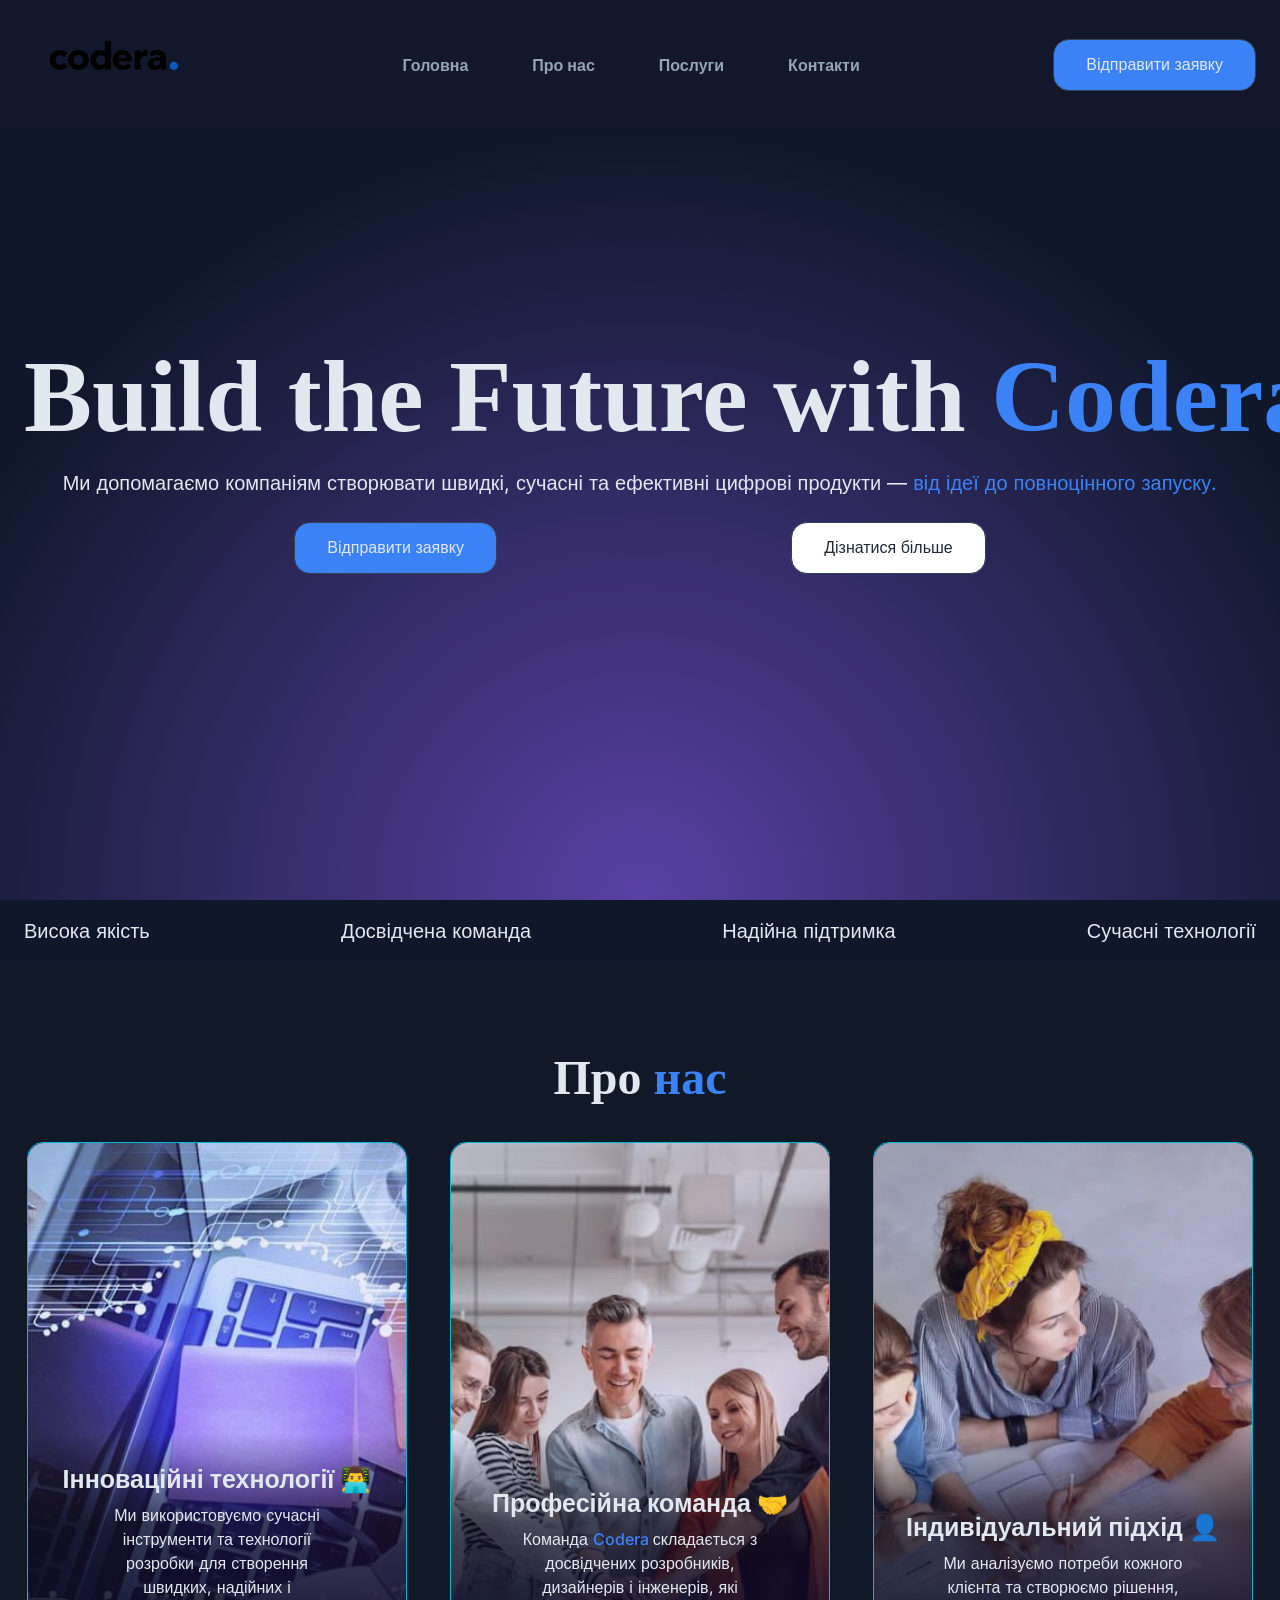
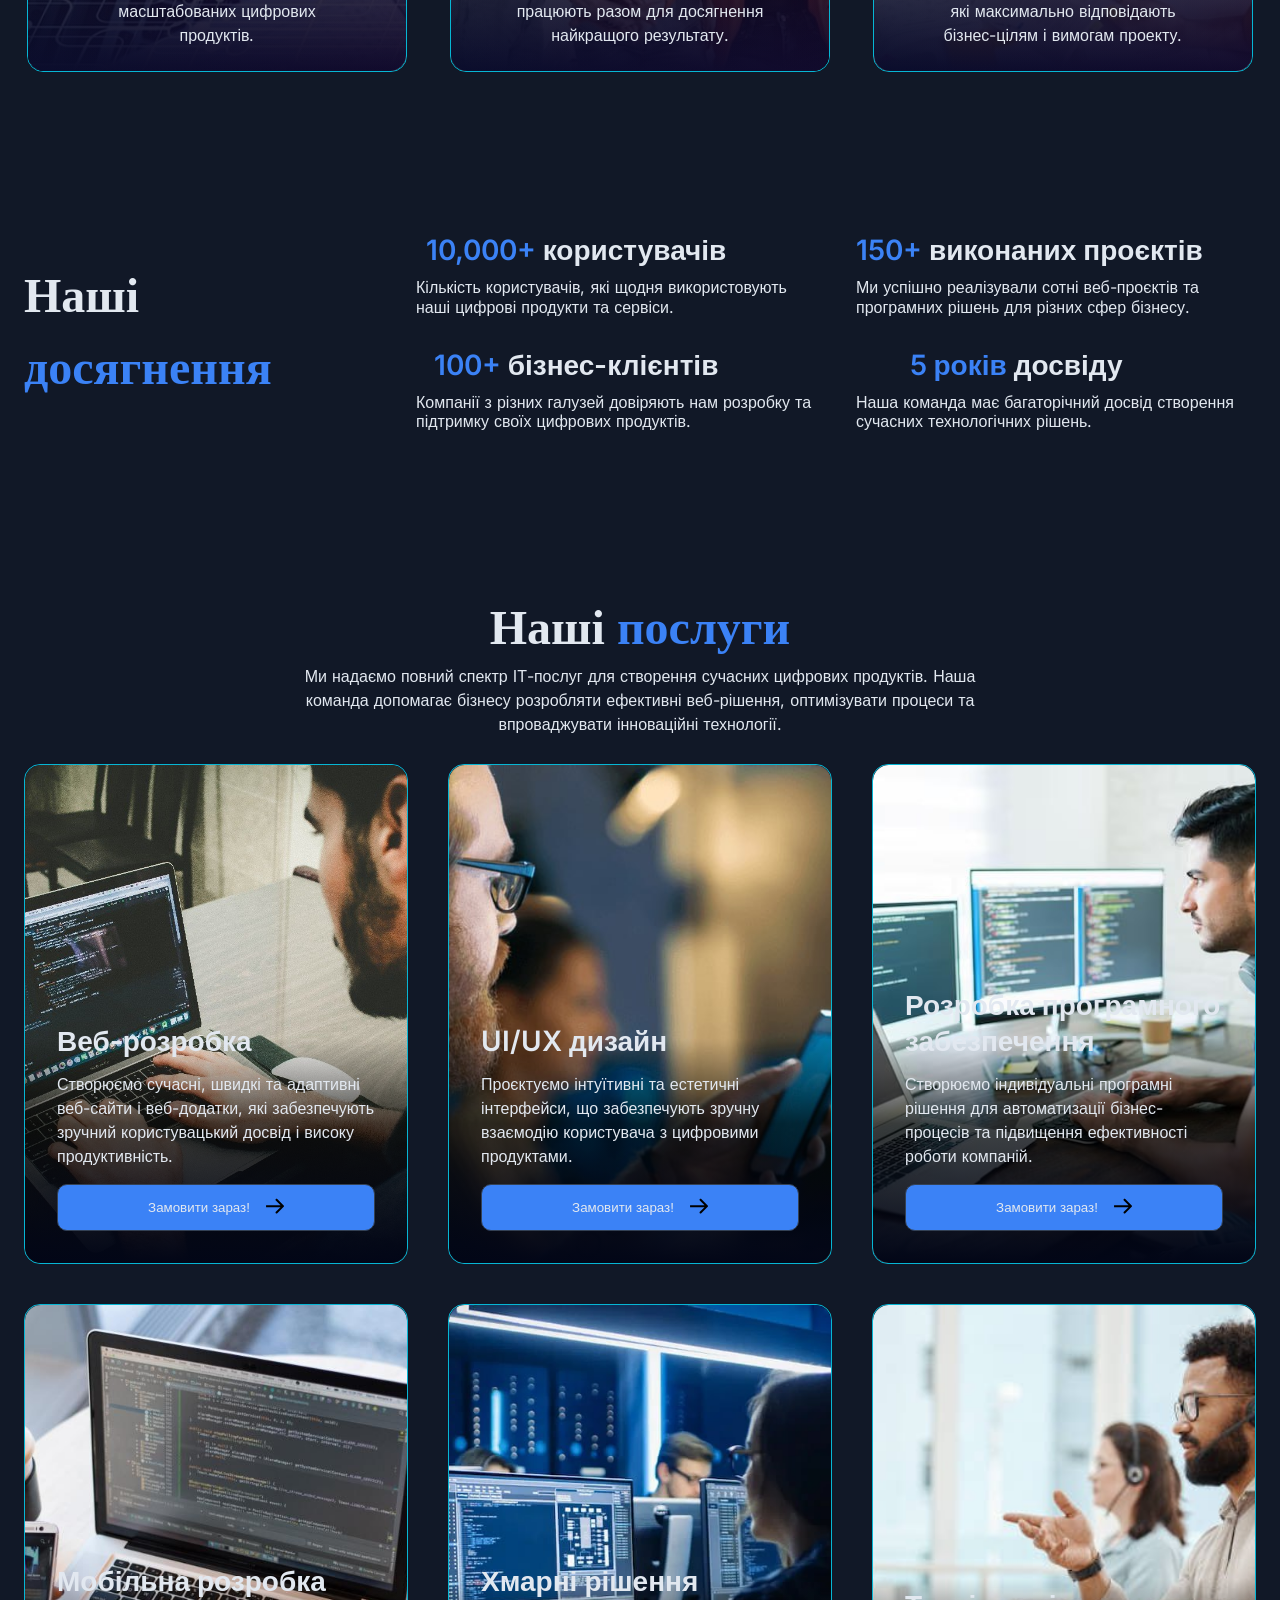
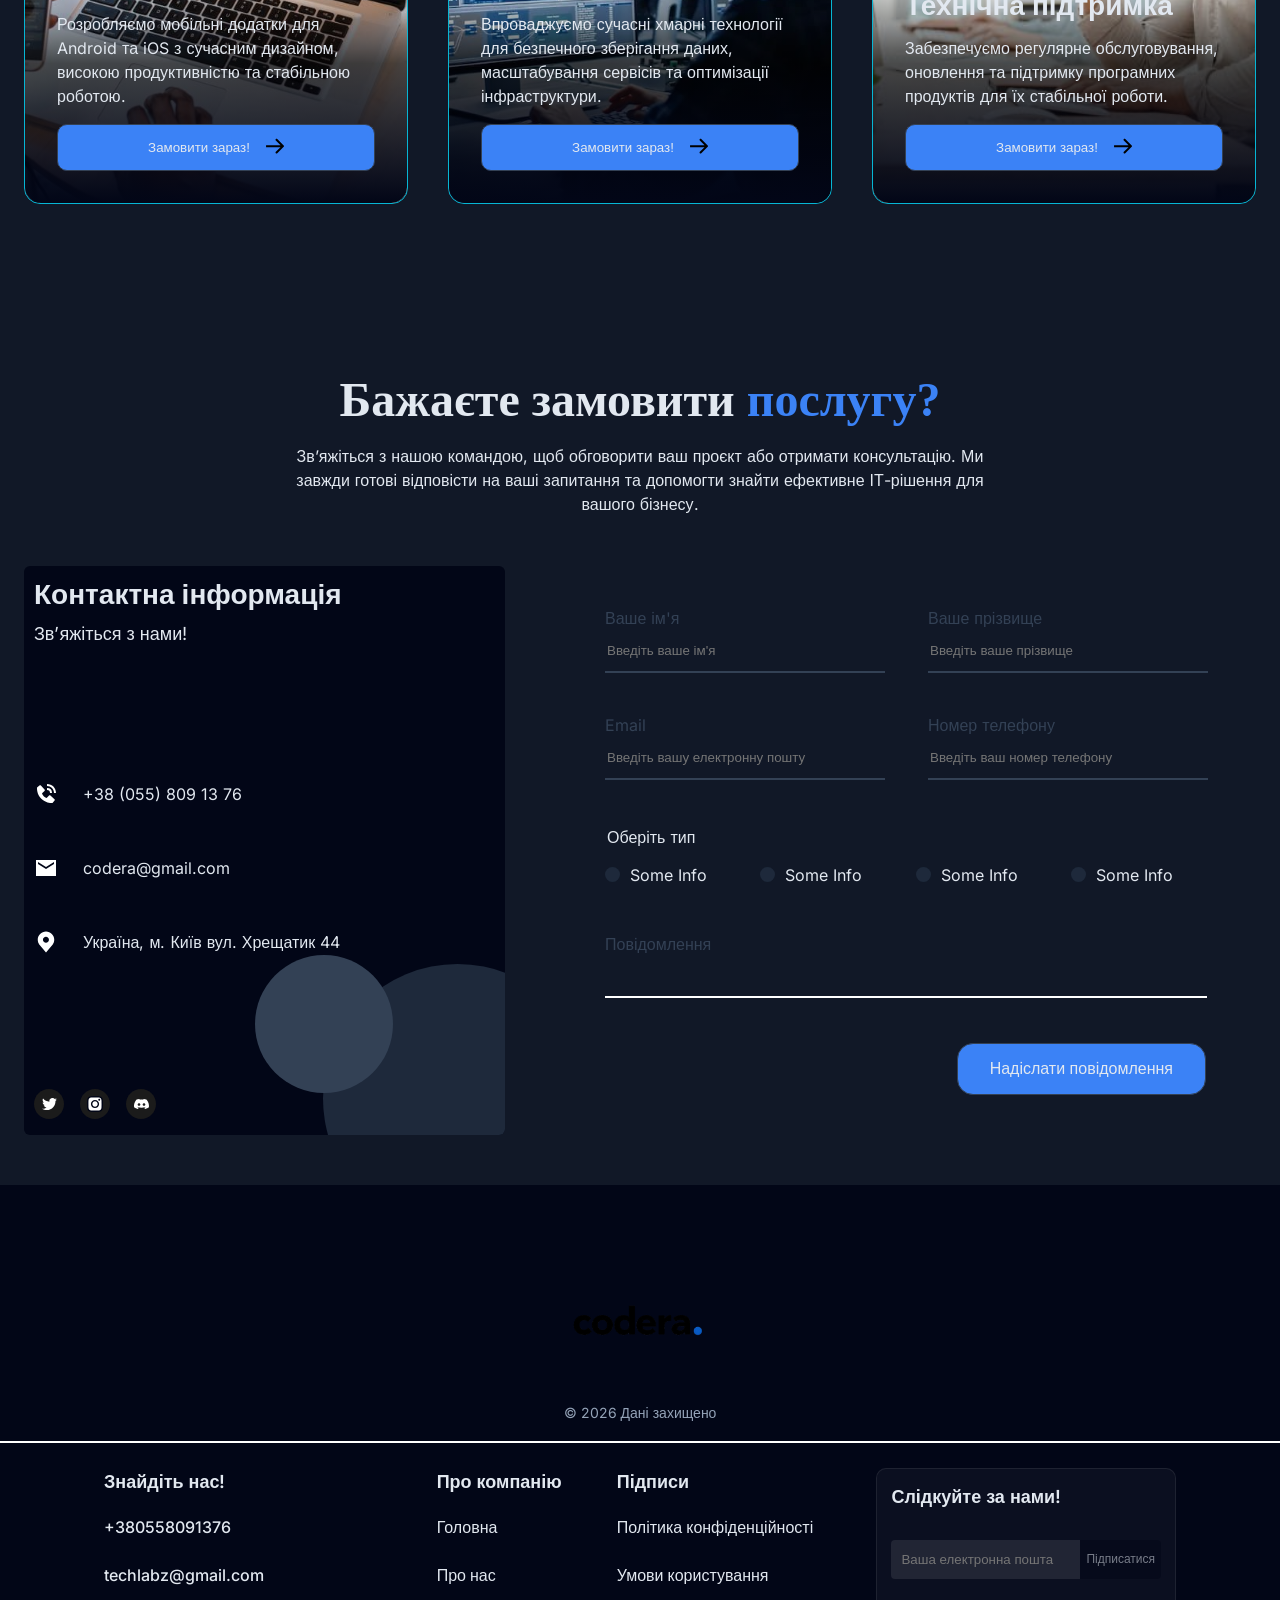
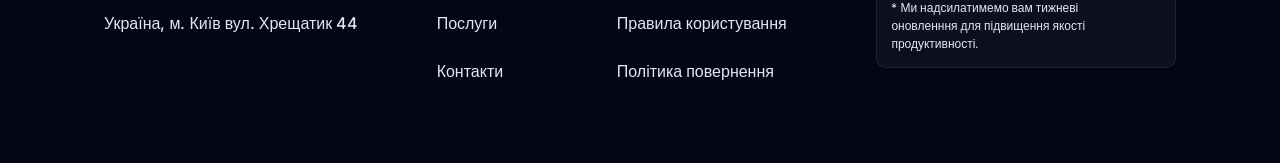
<file: index.html>
<!doctype html>
<html lang="uk">
  <head>
    <meta charset="UTF-8" />
    <meta name="viewport" content="width=device-width, initial-scale=1.0" />
    <title>Codera</title>
    <link rel="stylesheet" href="./css/main.min.css" />
  </head>
  <body>
    <header class="header">
      <div class="container container__wide">
        <div class="header__container">
          <nav class="header__nav">
            <a href="index.html">
              <img
                class="company-logo"
                src="./company-logo.png"
                alt="Логотип компанії"
              />
            </a>

            <ul class="header__menu">
              <li>
                <a class="header__link" href="index.html">Головна</a>
              </li>
              <li>
                <a class="header__link" href="about.html">Про нас</a>
              </li>
              <li><a class="header__link" href="#">Послуги</a></li>
              <li><a class="header__link" href="contacts.html">Контакти</a></li>
            </ul>
          </nav>
          <button class="submit-button font-weight-500" type="button">
            Відправити заявку
          </button>
        </div>
      </div>
    </header>
    <main>
      <section class="hero-section">
        <div class="container container__narrow">
          <div class="hero-section__container stack stack--lg">
            <div class="section-header section-header--centered">
              <h1 class="hero-section__title" lang="en">
                Build the Future with <span class="text-brand">Codera.</span>
              </h1>
              <p class="font-size-20">
                Ми допомагаємо компаніям створювати швидкі, сучасні та ефективні
                цифрові продукти —
                <span class="text-brand"
                  >від ідеї до повноцінного запуску.</span
                >
              </p>
            </div>

            <div class="hero-section__btn-container stack stack--lg">
              <button class="submit-button font-weight-500" type="button">
                Відправити заявку
              </button>
              <a href="about.html">
                <button class="readmore-button font-weight-500" type="button">
                  Дізнатися більше
                </button>
              </a>
            </div>
          </div>
        </div>
      </section>
      <section class="advantages-section">
        <div class="container container__narrow">
          <ul class="advantages-section__list">
            <li class="font-size-20">Висока якість</li>
            <li class="font-size-20">Досвідчена команда</li>
            <li class="font-size-20">Надійна підтримка</li>
            <li class="font-size-20">Сучасні технології</li>
          </ul>
        </div>
      </section>
      <section class="section about-us-section">
        <div class="container container__narrow">
          <div class="about-us-section__container stack">
            <h2
              class="about-us-section__title font-size-48 section__title section__title--centered"
            >
              Про <span class="text-brand">нас</span>
            </h2>
            <ul class="about-us-section__list">
              <li>
                <article class="about-us-section-card">
                  <div class="about-us-section-card-wrapper">
                    <img
                      class="about-us-section-card-image"
                      src="./images/advantages-photo-1.jpg"
                      alt="інноваційні технології"
                    />
                    <div class="card-gradient"></div>
                  </div>

                  <h3 class="about-us-section-card__title">
                    Інноваційні технології <span class="emoji">👨‍💻</span>
                  </h3>
                  <p class="about-us-section-card__text">
                    Ми використовуємо сучасні інструменти та технології розробки
                    для створення швидких, надійних і масштабованих цифрових
                    продуктів.
                  </p>
                </article>
              </li>
              <li>
                <article class="about-us-section-card">
                  <div class="about-us-section-card-wrapper">
                    <img
                      class="about-us-section-card-image"
                      src="./images/advantages-photo-2.jpg"
                      alt="інноваційні технології"
                    />
                    <div class="card-gradient"></div>
                  </div>
                  <h3 class="about-us-section-card__title">
                    Професійна команда <span class="emoji">🤝</span>
                  </h3>
                  <p class="about-us-section-card__text">
                    Команда
                    <span class="text-brand font-weight-500" lang="en"
                      >Codera
                    </span>
                    складається з досвідчених розробників, дизайнерів і
                    інженерів, які працюють разом для досягнення найкращого
                    результату.
                  </p>
                </article>
              </li>
              <li>
                <article class="about-us-section-card">
                  <div class="about-us-section-card-wrapper">
                    <img
                      class="about-us-section-card-image"
                      src="./images/advantages-photo-3.jpg"
                      alt="інноваційні технології"
                    />
                    <div class="card-gradient"></div>
                  </div>
                  <h3 class="about-us-section-card__title">
                    Індивідуальний підхід <span class="emoji">👤</span>
                  </h3>
                  <p class="about-us-section-card__text">
                    Ми аналізуємо потреби кожного клієнта та створюємо рішення,
                    які максимально відповідають бізнес-цілям і вимогам проекту.
                  </p>
                </article>
              </li>
            </ul>
          </div>
        </div>
      </section>
      <section class="achievements-section section">
        <div class="container container__narrow">
          <div class="achievements-section__container">
            <h2 class="font-size-48">
              Наші <span class="text-brand">досягнення</span>
            </h2>
            <ul class="achievements-section__list">
              <li>
                <article class="achievements-section__card">
                  <!-- for icon -->
                  <h3 class="achievements-section__card-title">
                    <span class="text-brand">10,000+</span> користувачів
                  </h3>
                  <p class="achievements-section__card-text">
                    Кількість користувачів, які щодня використовують наші
                    цифрові продукти та сервіси.
                  </p>
                </article>
              </li>
              <li>
                <article class="achievements-section__card">
                  <h3 class="achievements-section__card-title">
                    <span class="text-brand">150+</span> виконаних проєктів
                  </h3>
                  <p class="achievements-section__card-text">
                    Ми успішно реалізували сотні веб-проєктів та програмних
                    рішень для різних сфер бізнесу.
                  </p>
                </article>
              </li>
              <li>
                <article class="achievements-section__card">
                  <h3 class="achievements-section__card-title">
                    <span class="text-brand">100+</span>
                    бізнес-клієнтів
                  </h3>
                  <p class="achievements-section__card-text">
                    Компанії з різних галузей довіряють нам розробку та
                    підтримку своїх цифрових продуктів.
                  </p>
                </article>
              </li>
              <li>
                <article class="achievements-section__card">
                  <h3 class="achievements-section__card-title">
                    <span class="text-brand">5 років</span>
                    досвіду
                  </h3>
                  <p class="achievements-section__card-text">
                    Наша команда має багаторічний досвід створення сучасних
                    технологічних рішень.
                  </p>
                </article>
              </li>
            </ul>
          </div>
        </div>
      </section>
      <section class="services-section section">
        <div class="container container__narrow">
          <div class="services-section__container">
            <div
              class="section-header section-header--centered section-header--lg stack"
            >
              <h2 class="font-size-48">
                Наші <span class="text-brand">послуги</span>
              </h2>
              <p class="services-section__text">
                Ми надаємо повний спектр ІТ-послуг для створення сучасних
                цифрових продуктів. Наша команда допомагає бізнесу розробляти
                ефективні веб-рішення, оптимізувати процеси та впроваджувати
                інноваційні технології.
              </p>
            </div>
            <ul class="section-grid">
              <li>
                <article class="services-section-card stack stack--md">
                  <div class="services-section-card-wrapper">
                    <img
                      class="services-section-card-image"
                      src="./images/professional-1.jpg"
                      alt="одна із послуг"
                    />
                    <div class="card-gradient"></div>
                  </div>

                  <div class="section-header section-header--sm">
                    <h3 class="services-section-card__title">Веб-розробка</h3>
                    <p class="services-section-card__text">
                      Створюємо сучасні, швидкі та адаптивні веб-сайти і
                      веб-додатки, які забезпечують зручний користувацький
                      досвід і високу продуктивність.
                    </p>
                  </div>

                  <button
                    class="make-a-call-button font-weight-500"
                    type="button"
                  >
                    Замовити зараз!
                    <span class="arrow-wrapper">
                      <svg class="btn-arrow" width="18" height="18">
                        <use href="./icons.svg#arrow-icon"></use>
                      </svg>
                    </span>
                  </button>
                </article>
              </li>
              <li>
                <article class="services-section-card stack stack--md">
                  <div class="services-section-card-wrapper">
                    <img
                      class="services-section-card-image"
                      src="./images/professional-2.jpg"
                      alt="одна із послуг"
                    />
                    <div class="card-gradient"></div>
                  </div>

                  <div class="section-header section-header--sm">
                    <h3 class="services-section-card__title">UI/UX дизайн</h3>
                    <p class="services-section-card__text">
                      Проєктуємо інтуїтивні та естетичні інтерфейси, що
                      забезпечують зручну взаємодію користувача з цифровими
                      продуктами.
                    </p>
                  </div>

                  <button
                    class="make-a-call-button font-weight-500"
                    type="button"
                  >
                    Замовити зараз!
                    <span class="arrow-wrapper">
                      <svg class="btn-arrow" width="18" height="18">
                        <use href="./icons.svg#arrow-icon"></use>
                      </svg>
                    </span>
                  </button>
                </article>
              </li>
              <li>
                <article class="services-section-card stack stack--md">
                  <div class="services-section-card-wrapper">
                    <img
                      class="services-section-card-image"
                      src="./images/professional-3.jpg"
                      alt="одна із послуг"
                    />
                    <div class="card-gradient"></div>
                  </div>

                  <div class="section-header section-header--sm">
                    <h3 class="services-section-card__title">
                      Розробка програмного забезпечення
                    </h3>
                    <p class="services-section-card__text">
                      Створюємо індивідуальні програмні рішення для
                      автоматизації бізнес-процесів та підвищення ефективності
                      роботи компаній.
                    </p>
                  </div>

                  <button
                    class="make-a-call-button font-weight-500"
                    type="button"
                  >
                    Замовити зараз!
                    <span class="arrow-wrapper">
                      <svg class="btn-arrow" width="18" height="18">
                        <use href="./icons.svg#arrow-icon"></use>
                      </svg>
                    </span>
                  </button>
                </article>
              </li>
              <li>
                <article class="services-section-card stack stack--md">
                  <div class="services-section-card-wrapper">
                    <img
                      class="services-section-card-image"
                      src="./images/professional-4.jpg"
                      alt="одна із послуг"
                    />
                    <div class="card-gradient"></div>
                  </div>

                  <div class="section-header section-header--sm">
                    <h3 class="services-section-card__title">
                      Мобільна розробка
                    </h3>
                    <p class="services-section-card__text">
                      Розробляємо мобільні додатки для Android та iOS з сучасним
                      дизайном, високою продуктивністю та стабільною роботою.
                    </p>
                  </div>

                  <button
                    class="make-a-call-button font-weight-500"
                    type="button"
                  >
                    Замовити зараз!
                    <span class="arrow-wrapper">
                      <svg class="btn-arrow" width="18" height="18">
                        <use href="./icons.svg#arrow-icon"></use>
                      </svg>
                    </span>
                  </button>
                </article>
              </li>
              <li>
                <article class="services-section-card stack stack--md">
                  <div class="services-section-card-wrapper">
                    <img
                      class="services-section-card-image"
                      src="./images/professional-5.jpg"
                      alt="одна із послуг"
                    />
                    <div class="card-gradient"></div>
                  </div>

                  <div class="section-header section-header--sm">
                    <h3 class="services-section-card__title">Хмарні рішення</h3>
                    <p class="services-section-card__text">
                      Впроваджуємо сучасні хмарні технології для безпечного
                      зберігання даних, масштабування сервісів та оптимізації
                      інфраструктури.
                    </p>
                  </div>

                  <button
                    class="make-a-call-button font-weight-500"
                    type="button"
                  >
                    Замовити зараз!
                    <span class="arrow-wrapper">
                      <svg class="btn-arrow" width="18" height="18">
                        <use href="./icons.svg#arrow-icon"></use>
                      </svg>
                    </span>
                  </button>
                </article>
              </li>
              <li>
                <article class="services-section-card stack stack--md">
                  <div class="services-section-card-wrapper">
                    <img
                      class="services-section-card-image"
                      src="./images/professional-6.jpg"
                      alt="одна із послуг"
                    />
                    <div class="card-gradient"></div>
                  </div>

                  <div class="section-header section-header--sm">
                    <h3 class="services-section-card__title">
                      Технічна підтримка
                    </h3>
                    <p class="services-section-card__text">
                      Забезпечуємо регулярне обслуговування, оновлення та
                      підтримку програмних продуктів для їх стабільної роботи.
                    </p>
                  </div>

                  <button
                    class="make-a-call-button font-weight-500"
                    type="button"
                  >
                    Замовити зараз!
                    <span class="arrow-wrapper">
                      <svg class="btn-arrow" width="18" height="18">
                        <use href="./icons.svg#arrow-icon"></use>
                      </svg>
                    </span>
                  </button>
                </article>
              </li>
            </ul>
          </div>
        </div>
      </section>
      <section class="contact-section section">
        <div class="container container__narrow">
          <div class="contact-section__container">
            <div
              class="section-header section-header--centered section-header--lg stack stack--sm"
            >
              <h2 class="contact-section-title font-size-48">
                Бажаєте замовити <span class="text-brand">послугу?</span>
              </h2>
              <p class="text-center">
                Зв’яжіться з нашою командою, щоб обговорити ваш проєкт або
                отримати консультацію. Ми завжди готові відповісти на ваші
                запитання та допомогти знайти ефективне ІТ-рішення для вашого
                бізнесу.
              </p>
            </div>
            <div class="contact-section__interactives">
              <div class="contact-section__info">
                <div class="section-header">
                  <h3 class="contact-section__inner-title">
                    Контактна інформація
                  </h3>
                  <p class="contact-section__inner-text">Зв’яжіться з нами!</p>
                </div>
                <ul class="contact-section__list">
                  <li class="contact-section__item">
                    <svg width="24" height="24">
                      <use href="./icons.svg#phone-call-icon"></use>
                    </svg>
                    <a
                      class="text-white"
                      href="tel:+380558091376"
                      target="_blank"
                      >+38 (055) 809 13 76</a
                    >
                  </li>
                  <li class="contact-section__item">
                    <svg width="24" height="24">
                      <use href="./icons.svg#email-icon"></use>
                    </svg>
                    <a
                      class="text-white"
                      href="mailto:codera@gmail.com"
                      target="_blank"
                      >codera@gmail.com</a
                    >
                  </li>
                  <li class="contact-section__item">
                    <svg width="24" height="24">
                      <use href="./icons.svg#location-find-icon"></use>
                    </svg>
                    <a
                      class="text-white"
                      href="https://www.google.com/maps/@50.4439377,30.5202675,21z?entry=ttu&g_ep=EgoyMDI2MDMwNC4xIKXMDSoASAFQAw%3D%3D"
                      target="_blank"
                      >Україна, м. Київ вул. Хрещатик 44</a
                    >
                  </li>
                </ul>
                <div class="social-media-container">
                  <a href="#">
                    <svg width="30" height="30">
                      <use href="./icons.svg#X-icon"></use>
                    </svg>
                  </a>
                  <a href="#">
                    <svg width="30" height="30">
                      <use href="./icons.svg#instagram-icon"></use>
                    </svg>
                  </a>

                  <a href="#">
                    <svg width="30" height="30">
                      <use href="./icons.svg#discord-icon"></use>
                    </svg>
                  </a>
                </div>
                <span class="circle-small"></span>
                <span class="circle-big"></span>
              </div>
              <form class="contact-section__form stack" name="contact-form">
                <div class="contact-section__register-info">
                  <div class="contact-section__form-field stack">
                    <label class="contact-section__label" for="user-name">
                      Ваше ім'я
                    </label>
                    <input
                      class="contact-section__input-control"
                      id="user-name"
                      name="user-name"
                      type="text"
                      minlength="3"
                      maxlength="30"
                      title="Name must contain only letters, numbers and underscores (3-30 characters)"
                      pattern="^[a-zA-Z0-9]{3,30}$"
                      placeholder="Введіть ваше ім'я"
                      autocomplete="off"
                      required
                    />
                  </div>
                  <div class="contact-section__form-field stack">
                    <label class="contact-section__label" for="user-last-name">
                      Ваше прізвище
                    </label>
                    <input
                      class="contact-section__input-control"
                      id="user-last-name"
                      name="user-last-name"
                      type="text"
                      minlength="3"
                      maxlength="30"
                      title="Last Name must contain only letters, numbers and underscores (3-30 characters)"
                      pattern="^[a-zA-Z0-9]{3,30}$"
                      placeholder="Введіть ваше прізвище"
                      autocomplete="off"
                      required
                    />
                  </div>
                  <div class="contact-section__form-field stack">
                    <label class="contact-section__label" for="user-email">
                      Email
                    </label>
                    <input
                      class="contact-section__input-control"
                      id="user-email"
                      name="user-email"
                      type="email"
                      title="Enter a valid email address"
                      pattern="^[^\s@]+@[^\s@]+\.[^\s@]{2,}$"
                      placeholder="Введіть вашу електронну пошту"
                      autocomplete="off"
                      required
                    />
                  </div>
                  <div class="contact-section__form-field stack">
                    <label class="contact-section__label" for="user-phone">
                      Номер телефону
                    </label>
                    <input
                      class="contact-section__input-control"
                      id="user-phone"
                      name="user-phone"
                      type="tel"
                      title="Enter a valid telephone number"
                      pattern="^\+380[\s-]?\d{2}[\s-]?\d{3}[\s-]?\d{2}[\s-]?\d{2}$"
                      placeholder="Введіть ваш номер телефону"
                      autocomplete="off"
                      required
                    />
                  </div>
                </div>
                <fieldset class="contact-section__selection">
                  <legend class="contact-section__selection-title">
                    Оберіть тип
                  </legend>

                  <ul class="contact-section__selection-list">
                    <li class="contact-section__selection-item">
                      <label class="contact-section__radio">
                        <input
                          class="contact-section__input-radio visually-hidden"
                          type="radio"
                          name="request-type"
                        />
                        <span class="contact-section__radio-box">
                          <svg
                            class="contact-section__radio-icon"
                            id="radio-icon"
                            width="13"
                            height="13"
                            viewBox="0 0 15 15"
                          >
                            <path
                              d="M2 7L5 10L11 3"
                              stroke="currentColor"
                              stroke-width="2"
                            />
                          </svg>
                        </span>
                        <span class="contact-section__selection-text"
                          >Some Info</span
                        >
                      </label>
                    </li>
                    <li class="contact-section__selection-item">
                      <label class="contact-section__radio">
                        <input
                          class="contact-section__input-radio visually-hidden"
                          type="radio"
                          name="request-type"
                        />
                        <span class="contact-section__radio-box">
                          <svg
                            class="contact-section__radio-icon"
                            id="radio-icon"
                            width="13"
                            height="13"
                            viewBox="0 0 15 15"
                          >
                            <path
                              d="M2 7L5 10L11 3"
                              stroke="currentColor"
                              stroke-width="2"
                            />
                          </svg>
                        </span>
                        <span class="contact-section__selection-text"
                          >Some Info</span
                        >
                      </label>
                    </li>
                    <li class="contact-section__selection-item">
                      <label class="contact-section__radio">
                        <input
                          class="contact-section__input-radio visually-hidden"
                          type="radio"
                          name="request-type"
                        />
                        <span class="contact-section__radio-box">
                          <svg
                            class="contact-section__radio-icon"
                            id="radio-icon"
                            width="13"
                            height="13"
                            viewBox="0 0 15 15"
                          >
                            <path
                              d="M2 7L5 10L11 3"
                              stroke="currentColor"
                              stroke-width="2"
                            />
                          </svg>
                        </span>
                        <span class="contact-section__selection-text"
                          >Some Info</span
                        >
                      </label>
                    </li>
                    <li class="contact-section__selection-item">
                      <label class="contact-section__radio">
                        <input
                          class="contact-section__input-radio visually-hidden"
                          type="radio"
                          name="request-type"
                        />
                        <span class="contact-section__radio-box">
                          <svg
                            class="contact-section__radio-icon"
                            width="13"
                            height="13"
                            viewBox="0 0 15 15"
                          >
                            <path
                              d="M2 7L5 10L11 3"
                              stroke="currentColor"
                              stroke-width="2"
                            />
                          </svg>
                        </span>
                        <span class="contact-section__selection-text"
                          >Some Info</span
                        >
                      </label>
                    </li>
                  </ul>
                </fieldset>
                <div
                  class="contact-section__textarea-container stack stack--sm"
                >
                  <label class="contact-section__label" for="user-msg">
                    Повідомлення</label
                  >

                  <textarea
                    class="contact-section__textarea"
                    name="user-msg"
                    id="user-msg"
                    placeholder="Ваше повідомлення"
                    minlength="10"
                    maxlength="250"
                  >
                  </textarea>
                </div>
                <button class="send-message-button submit-button" type="submit">
                  Надіслати повідомлення
                </button>
              </form>
            </div>
          </div>
        </div>
      </section>
    </main>
    <footer class="footer">
      <div class="container container__wide">
        <div class="footer__container">
          <div class="footer__info stack stack--sm">
            <a href="#">
              <img
                class="company-logo"
                src="./company-logo.png"
                alt="Логотип компанії"
              />
            </a>
            <p class="footer__copyright">&copy; 2026 Дані захищено</p>
          </div>

          <div class="footer__content-container">
            <div class="footer__address-interactives">
              <address class="footer__address">
                <h4 class="footer__address-title">Знайдіть нас!</h4>
                <ul class="footer__address-list stack stack--lg">
                  <li class="footer__address-link">
                    <a class="footer__link" href="tel:+380558091376"
                      >+380558091376</a
                    >
                  </li>
                  <li class="footer__address-link">
                    <a class="footer__link" href="mailto:techlabz@gmail.com"
                      >techlabz@gmail.com</a
                    >
                  </li>
                  <li class="footer__address-link">
                    <a
                      class="footer__link"
                      href="https://www.google.com/maps/@50.4439377,30.5202675,21z?entry=ttu&g_ep=EgoyMDI2MDMwNC4xIKXMDSoASAFQAw%3D%3D"
                      >Україна, м. Київ вул. Хрещатик 44</a
                    >
                  </li>
                </ul>
              </address>
              <div class="footer__interactives">
                <div class="footer__links">
                  <h4 class="footer__links-title">Про компанію</h4>
                  <ul class="footer__nav-list stack stack--lg">
                    <li>
                      <a class="footer__link" href="index.html">Головна</a>
                    </li>
                    <li>
                      <a class="footer__link" href="about.html">Про нас</a>
                    </li>
                    <li><a class="footer__link" href="#">Послуги</a></li>
                    <li>
                      <a class="footer__link" href="contacts.html">Контакти</a>
                    </li>
                  </ul>
                </div>
                <div class="footer__legals">
                  <h4 class="footer__legals-title">Підписи</h4>
                  <ul class="footer__legals-list stack stack--lg">
                    <li>
                      <a class="footer__link" href="#"
                        >Політика конфіденційності</a
                      >
                    </li>
                    <li>
                      <a class="footer__link" href="#">Умови користування</a>
                    </li>
                    <li>
                      <a class="footer__link" href="#">Правила користування</a>
                    </li>
                    <li>
                      <a class="footer__link" href="#">Політика повернення</a>
                    </li>
                  </ul>
                </div>
              </div>
            </div>

            <div class="footer__input-window">
              <h4 class="footer__input-window-title">Слідкуйте за нами!</h4>
              <form class="footer__form" name="subscription-form">
                <div class="footer__input">
                  <label
                    class="footer__input-label visually-hidden"
                    for="user-subscription"
                    >Ваша електронна пошта</label
                  >
                  <input
                    class="footer__input-control"
                    id="user-subscription"
                    name="user-subscription"
                    type="email"
                    pattern="^[^\s@]+@[^\s@]+\.[^\s@]{2,}$"
                    autocomplete="off"
                    title="Enter a valid email"
                    placeholder="Ваша електронна пошта"
                  />
                </div>
                <button class="button-subscribe" type="submit" disabled>
                  Підписатися
                </button>
              </form>
              <p class="footer__input-window-text">
                * Ми надсилатимемо вам тижневі оновленння для підвищення якості
                продуктивності.
              </p>
            </div>
          </div>
        </div>
      </div>
    </footer>
    <script src="./js/input-check.js"></script>
    <script src="./js/relocate-page.js"></script>
  </body>
</html>
</file>
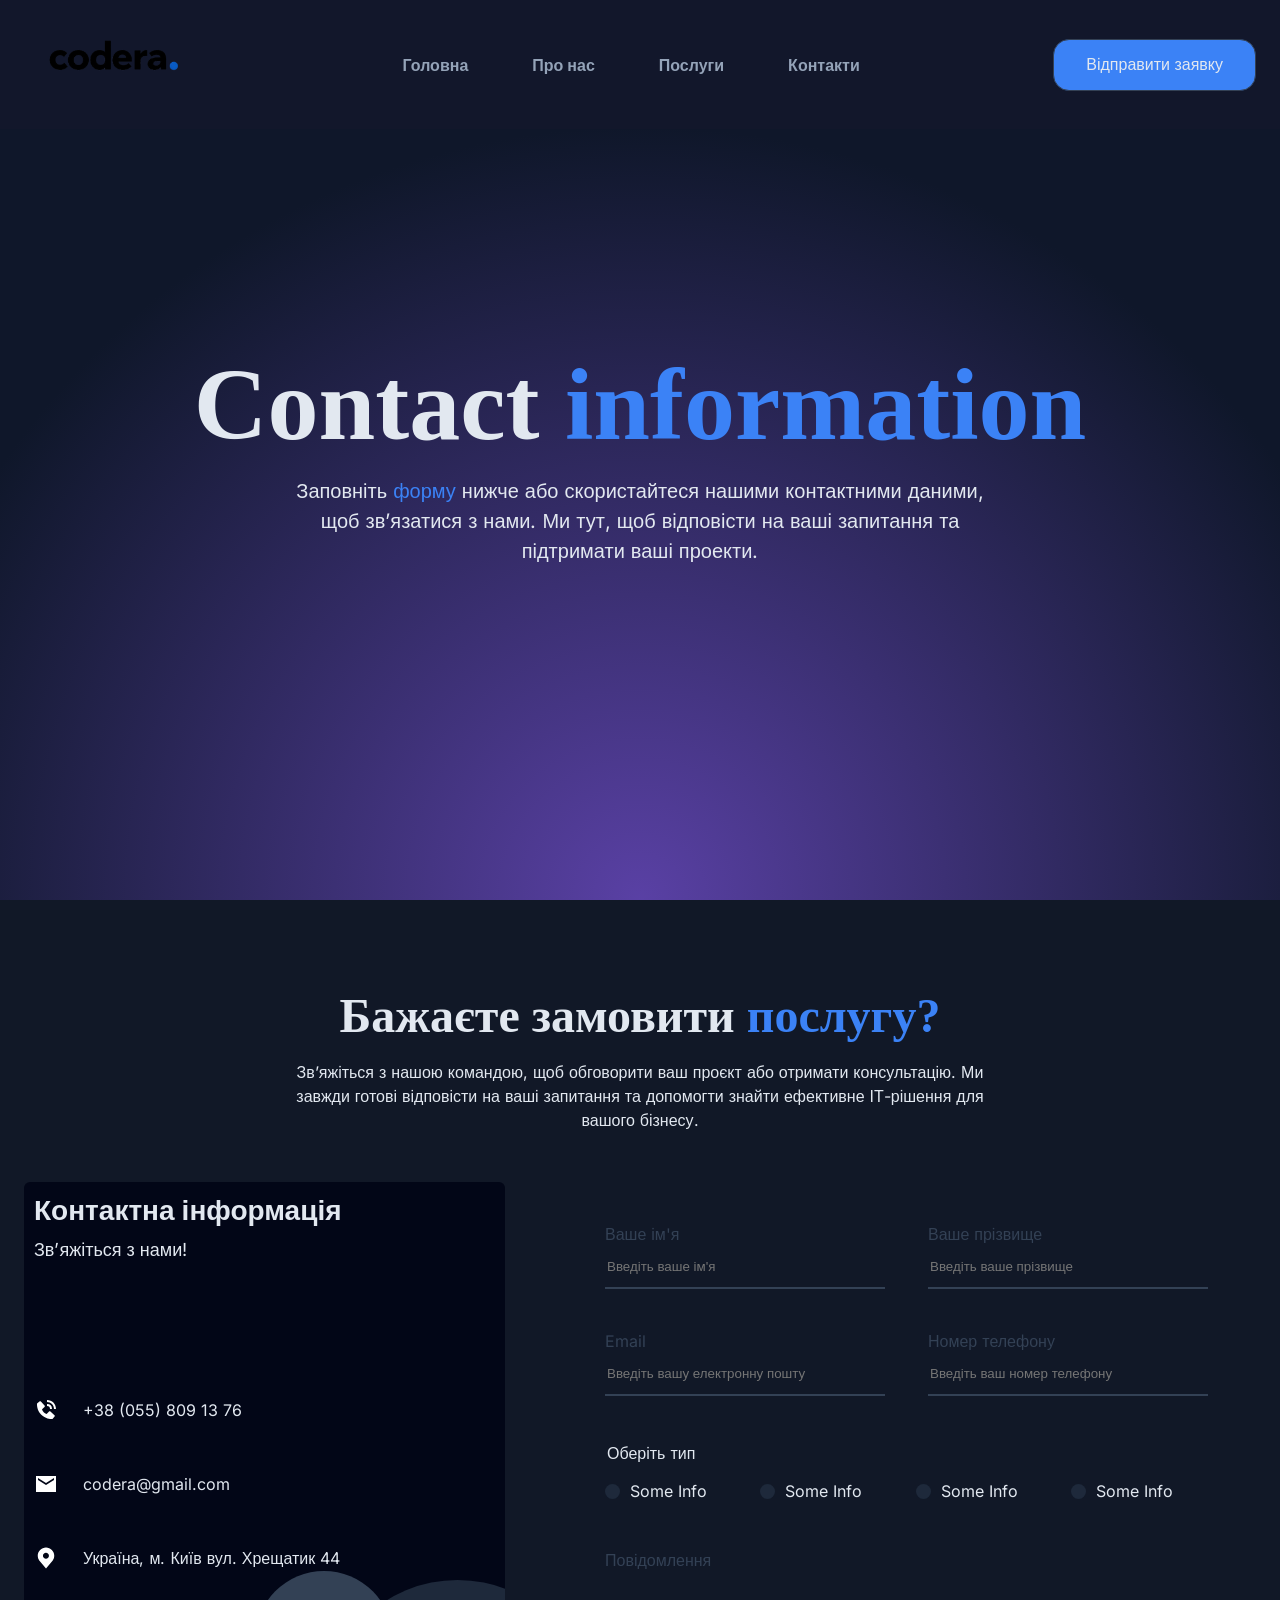
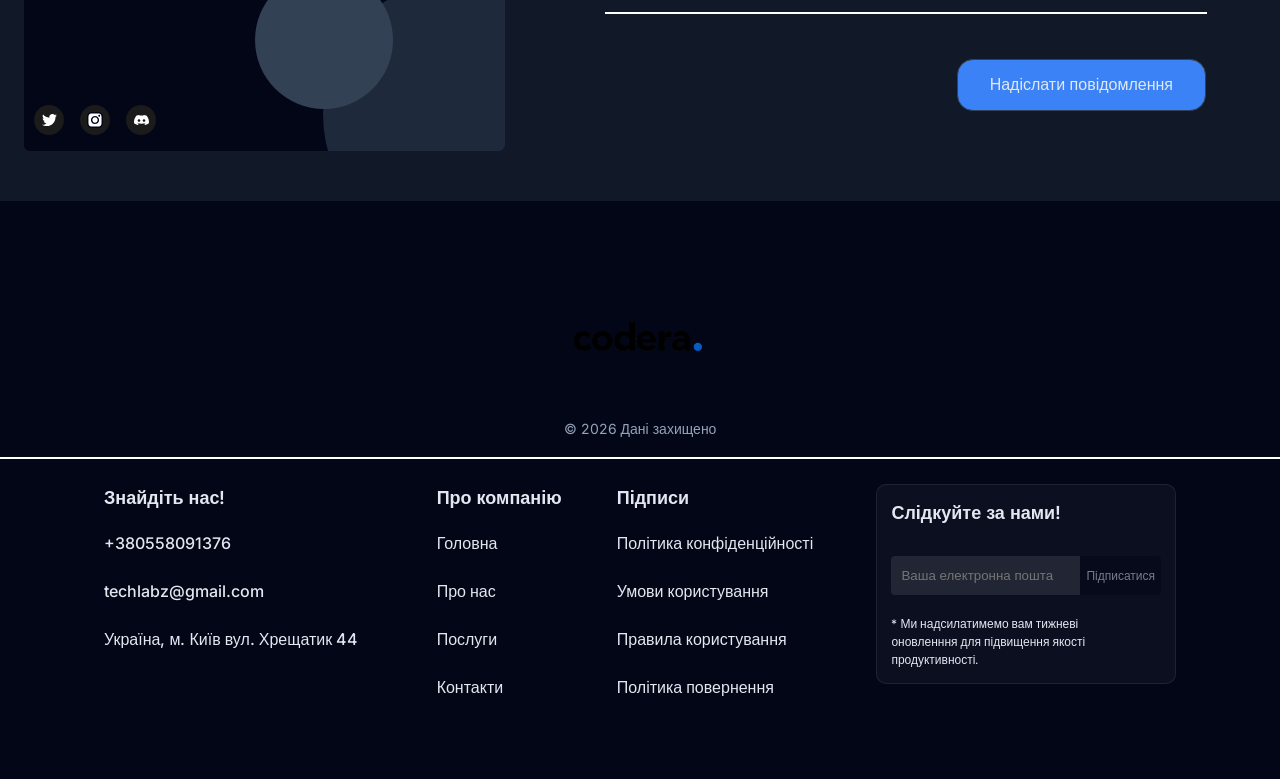
<file: contacts.html>
<!doctype html>
<html lang="en">
  <head>
    <meta charset="UTF-8" />
    <meta name="viewport" content="width=device-width, initial-scale=1.0" />
    <title>Codera</title>
    <link rel="stylesheet" href="./css/main.min.css" />
  </head>
  <body>
    <header class="header">
      <div class="container container__wide">
        <div class="header__container">
          <nav class="header__nav">
            <a href="index.html">
              <img
                class="company-logo"
                src="./company-logo.png"
                alt="Логотип компанії"
              />
            </a>

            <ul class="header__menu">
              <li>
                <a class="header__link" href="index.html">Головна</a>
              </li>
              <li>
                <a class="header__link" href="about.html">Про нас</a>
              </li>
              <li><a class="header__link" href="#">Послуги</a></li>
              <li><a class="header__link" href="contacts.html">Контакти</a></li>
            </ul>
          </nav>
          <button class="submit-button font-weight-500" type="button">
            Відправити заявку
          </button>
        </div>
      </div>
    </header>
    <main>
      <section class="hero-section">
        <div class="container container__narrow">
          <div class="hero-section__container stack stack--lg">
            <div class="section-header section-header--centered">
              <h1 class="hero-section__title" lang="en">
                Contact <span class="text-brand">information</span>
              </h1>
              <p
                class="font-size-20 mrg-center section-title section__title--centered section-header--lg"
              >
                Заповніть <span class="text-brand">форму</span> нижче або
                скористайтеся нашими контактними даними, щоб зв’язатися з нами.
                Ми тут, щоб відповісти на ваші запитання та підтримати ваші
                проекти.
              </p>
            </div>
          </div>
        </div>
      </section>
      <section class="contact-section section">
        <div class="container container__narrow">
          <div class="contact-section__container">
            <div
              class="section-header section-header--centered section-header--lg stack stack--sm"
            >
              <h2 class="contact-section-title font-size-48">
                Бажаєте замовити <span class="text-brand">послугу?</span>
              </h2>
              <p class="text-center">
                Зв’яжіться з нашою командою, щоб обговорити ваш проєкт або
                отримати консультацію. Ми завжди готові відповісти на ваші
                запитання та допомогти знайти ефективне ІТ-рішення для вашого
                бізнесу.
              </p>
            </div>
            <div class="contact-section__interactives">
              <div class="contact-section__info">
                <div class="section-header">
                  <h3 class="contact-section__inner-title">
                    Контактна інформація
                  </h3>
                  <p class="contact-section__inner-text">Зв’яжіться з нами!</p>
                </div>
                <ul class="contact-section__list">
                  <li class="contact-section__item">
                    <svg width="24" height="24">
                      <use href="./icons.svg#phone-call-icon"></use>
                    </svg>
                    <a
                      class="text-white"
                      href="tel:+380558091376"
                      target="_blank"
                      >+38 (055) 809 13 76</a
                    >
                  </li>
                  <li class="contact-section__item">
                    <svg width="24" height="24">
                      <use href="./icons.svg#email-icon"></use>
                    </svg>
                    <a
                      class="text-white"
                      href="mailto:codera@gmail.com"
                      target="_blank"
                      >codera@gmail.com</a
                    >
                  </li>
                  <li class="contact-section__item">
                    <svg width="24" height="24">
                      <use href="./icons.svg#location-find-icon"></use>
                    </svg>
                    <a
                      class="text-white"
                      href="https://www.google.com/maps/@50.4439377,30.5202675,21z?entry=ttu&g_ep=EgoyMDI2MDMwNC4xIKXMDSoASAFQAw%3D%3D"
                      target="_blank"
                      >Україна, м. Київ вул. Хрещатик 44</a
                    >
                  </li>
                </ul>
                <div class="social-media-container">
                  <a href="#">
                    <svg width="30" height="30">
                      <use href="./icons.svg#X-icon"></use>
                    </svg>
                  </a>
                  <a href="#">
                    <svg width="30" height="30">
                      <use href="./icons.svg#instagram-icon"></use>
                    </svg>
                  </a>

                  <a href="#">
                    <svg width="30" height="30">
                      <use href="./icons.svg#discord-icon"></use>
                    </svg>
                  </a>
                </div>
                <span class="circle-small"></span>
                <span class="circle-big"></span>
              </div>
              <form class="contact-section__form stack" name="contact-form">
                <div class="contact-section__register-info">
                  <div class="contact-section__form-field stack">
                    <label class="contact-section__label" for="user-name">
                      Ваше ім'я
                    </label>
                    <input
                      class="contact-section__input-control"
                      id="user-name"
                      name="user-name"
                      type="text"
                      minlength="3"
                      maxlength="30"
                      title="Name must contain only letters, numbers and underscores (3-30 characters)"
                      pattern="^[a-zA-Z0-9]{3,30}$"
                      placeholder="Введіть ваше ім'я"
                      autocomplete="off"
                      required
                    />
                  </div>
                  <div class="contact-section__form-field stack">
                    <label class="contact-section__label" for="user-last-name">
                      Ваше прізвище
                    </label>
                    <input
                      class="contact-section__input-control"
                      id="user-last-name"
                      name="user-last-name"
                      type="text"
                      minlength="3"
                      maxlength="30"
                      title="Last Name must contain only letters, numbers and underscores (3-30 characters)"
                      pattern="^[a-zA-Z0-9]{3,30}$"
                      placeholder="Введіть ваше прізвище"
                      autocomplete="off"
                      required
                    />
                  </div>
                  <div class="contact-section__form-field stack">
                    <label class="contact-section__label" for="user-email">
                      Email
                    </label>
                    <input
                      class="contact-section__input-control"
                      id="user-email"
                      name="user-email"
                      type="email"
                      title="Enter a valid email address"
                      pattern="^[^\s@]+@[^\s@]+\.[^\s@]{2,}$"
                      placeholder="Введіть вашу електронну пошту"
                      autocomplete="off"
                      required
                    />
                  </div>
                  <div class="contact-section__form-field stack">
                    <label class="contact-section__label" for="user-phone">
                      Номер телефону
                    </label>
                    <input
                      class="contact-section__input-control"
                      id="user-phone"
                      name="user-phone"
                      type="tel"
                      title="Enter a valid telephone number"
                      pattern="^\+380[\s-]?\d{2}[\s-]?\d{3}[\s-]?\d{2}[\s-]?\d{2}$"
                      placeholder="Введіть ваш номер телефону"
                      autocomplete="off"
                      required
                    />
                  </div>
                </div>
                <fieldset class="contact-section__selection">
                  <legend class="contact-section__selection-title">
                    Оберіть тип
                  </legend>

                  <ul class="contact-section__selection-list">
                    <li class="contact-section__selection-item">
                      <label class="contact-section__radio">
                        <input
                          class="contact-section__input-radio visually-hidden"
                          type="radio"
                          name="request-type"
                        />
                        <span class="contact-section__radio-box">
                          <svg
                            class="contact-section__radio-icon"
                            id="radio-icon"
                            width="13"
                            height="13"
                            viewBox="0 0 15 15"
                          >
                            <path
                              d="M2 7L5 10L11 3"
                              stroke="currentColor"
                              stroke-width="2"
                            />
                          </svg>
                        </span>
                        <span class="contact-section__selection-text"
                          >Some Info</span
                        >
                      </label>
                    </li>
                    <li class="contact-section__selection-item">
                      <label class="contact-section__radio">
                        <input
                          class="contact-section__input-radio visually-hidden"
                          type="radio"
                          name="request-type"
                        />
                        <span class="contact-section__radio-box">
                          <svg
                            class="contact-section__radio-icon"
                            id="radio-icon"
                            width="13"
                            height="13"
                            viewBox="0 0 15 15"
                          >
                            <path
                              d="M2 7L5 10L11 3"
                              stroke="currentColor"
                              stroke-width="2"
                            />
                          </svg>
                        </span>
                        <span class="contact-section__selection-text"
                          >Some Info</span
                        >
                      </label>
                    </li>
                    <li class="contact-section__selection-item">
                      <label class="contact-section__radio">
                        <input
                          class="contact-section__input-radio visually-hidden"
                          type="radio"
                          name="request-type"
                        />
                        <span class="contact-section__radio-box">
                          <svg
                            class="contact-section__radio-icon"
                            id="radio-icon"
                            width="13"
                            height="13"
                            viewBox="0 0 15 15"
                          >
                            <path
                              d="M2 7L5 10L11 3"
                              stroke="currentColor"
                              stroke-width="2"
                            />
                          </svg>
                        </span>
                        <span class="contact-section__selection-text"
                          >Some Info</span
                        >
                      </label>
                    </li>
                    <li class="contact-section__selection-item">
                      <label class="contact-section__radio">
                        <input
                          class="contact-section__input-radio visually-hidden"
                          type="radio"
                          name="request-type"
                        />
                        <span class="contact-section__radio-box">
                          <svg
                            class="contact-section__radio-icon"
                            width="13"
                            height="13"
                            viewBox="0 0 15 15"
                          >
                            <path
                              d="M2 7L5 10L11 3"
                              stroke="currentColor"
                              stroke-width="2"
                            />
                          </svg>
                        </span>
                        <span class="contact-section__selection-text"
                          >Some Info</span
                        >
                      </label>
                    </li>
                  </ul>
                </fieldset>
                <div
                  class="contact-section__textarea-container stack stack--sm"
                >
                  <label class="contact-section__label" for="user-msg">
                    Повідомлення</label
                  >

                  <textarea
                    class="contact-section__textarea"
                    name="user-msg"
                    id="user-msg"
                    placeholder="Ваше повідомлення"
                    minlength="10"
                    maxlength="250"
                  >
                  </textarea>
                </div>
                <button class="send-message-button submit-button" type="submit">
                  Надіслати повідомлення
                </button>
              </form>
            </div>
          </div>
        </div>
      </section>
    </main>
    <footer class="footer">
      <div class="container container__wide">
        <div class="footer__container">
          <div class="footer__info stack stack--sm">
            <a href="#">
              <img
                class="company-logo"
                src="./company-logo.png"
                alt="Логотип компанії"
              />
            </a>
            <p class="footer__copyright">&copy; 2026 Дані захищено</p>
          </div>

          <div class="footer__content-container">
            <div class="footer__address-interactives">
              <address class="footer__address">
                <h4 class="footer__address-title">Знайдіть нас!</h4>
                <ul class="footer__address-list stack stack--lg">
                  <li class="footer__address-link">
                    <a class="footer__link" href="tel:+380558091376"
                      >+380558091376</a
                    >
                  </li>
                  <li class="footer__address-link">
                    <a class="footer__link" href="mailto:techlabz@gmail.com"
                      >techlabz@gmail.com</a
                    >
                  </li>
                  <li class="footer__address-link">
                    <a
                      class="footer__link"
                      href="https://www.google.com/maps/@50.4439377,30.5202675,21z?entry=ttu&g_ep=EgoyMDI2MDMwNC4xIKXMDSoASAFQAw%3D%3D"
                      >Україна, м. Київ вул. Хрещатик 44</a
                    >
                  </li>
                </ul>
              </address>
              <div class="footer__interactives">
                <div class="footer__links">
                  <h4 class="footer__links-title">Про компанію</h4>
                  <ul class="footer__nav-list stack stack--lg">
                    <li>
                      <a class="footer__link" href="index.html">Головна</a>
                    </li>
                    <li>
                      <a class="footer__link" href="about.html">Про нас</a>
                    </li>
                    <li><a class="footer__link" href="#">Послуги</a></li>
                    <li>
                      <a class="footer__link" href="contacts.html">Контакти</a>
                    </li>
                  </ul>
                </div>
                <div class="footer__legals">
                  <h4 class="footer__legals-title">Підписи</h4>
                  <ul class="footer__legals-list stack stack--lg">
                    <li>
                      <a class="footer__link" href="#"
                        >Політика конфіденційності</a
                      >
                    </li>
                    <li>
                      <a class="footer__link" href="#">Умови користування</a>
                    </li>
                    <li>
                      <a class="footer__link" href="#">Правила користування</a>
                    </li>
                    <li>
                      <a class="footer__link" href="#">Політика повернення</a>
                    </li>
                  </ul>
                </div>
              </div>
            </div>

            <div class="footer__input-window">
              <h4 class="footer__input-window-title">Слідкуйте за нами!</h4>
              <form class="footer__form" name="subscription-form">
                <div class="footer__input">
                  <label
                    class="footer__input-label visually-hidden"
                    for="user-subscription"
                    >Ваша електронна пошта</label
                  >
                  <input
                    class="footer__input-control"
                    id="user-subscription"
                    name="user-subscription"
                    type="email"
                    pattern="^[^\s@]+@[^\s@]+\.[^\s@]{2,}$"
                    autocomplete="off"
                    title="Enter a valid email"
                    placeholder="Ваша електронна пошта"
                  />
                </div>
                <button class="button-subscribe" type="submit" disabled>
                  Підписатися
                </button>
              </form>
              <p class="footer__input-window-text">
                * Ми надсилатимемо вам тижневі оновленння для підвищення якості
                продуктивності.
              </p>
            </div>
          </div>
        </div>
      </div>
    </footer>
    <script src="./js/input-check.js"></script>
  </body>
</html>
</file>
<file: css/main.min.css>
@font-face{font-display:swap;font-family:"Montserrat";font-style:normal;font-weight:400;src:url("../fonts/montserrat-v31-latin-regular.woff2") format("woff2")}@font-face{font-display:swap;font-family:"Montserrat";font-style:normal;font-weight:500;src:url("../fonts/montserrat-v31-latin-500.woff2") format("woff2")}@font-face{font-display:swap;font-family:"Montserrat";font-style:normal;font-weight:600;src:url("../fonts/montserrat-v31-latin-600.woff2") format("woff2")}@font-face{font-display:swap;font-family:"Montserrat";font-style:normal;font-weight:700;src:url("../fonts/montserrat-v31-latin-700.woff2") format("woff2")}@font-face{font-display:swap;font-family:"Inter";font-style:normal;font-weight:400;src:url("../fonts/inter-v20-latin-regular.woff2") format("woff2")}@font-face{font-display:swap;font-family:"Inter";font-style:normal;font-weight:500;src:url("../fonts/inter-v20-latin-500.woff2") format("woff2")}@font-face{font-display:swap;font-family:"Inter";font-style:normal;font-weight:600;src:url("../fonts/inter-v20-latin-600.woff2") format("woff2")}*{-webkit-box-sizing:border-box;box-sizing:border-box}a{display:inline-block;text-decoration:none}ul{list-style-type:none;padding:0;margin:0}body{overflow-x:hidden;font-size:16px;font-weight:400;font-family:"Inter",sans-serif;line-height:1.5;background-color:var(--color-brand-dark);color:var(--color-brand-text);margin:0}address{font-style:normal}[class$=-button]{display:block}h1,h2{font-family:"Monteserrat","sans-serif";font-size:32px}h3{font-size:28px;line-height:1.3}h1,h2,h3,h4,h5,h6,p{margin:0}fieldset{border:none;margin:0;padding:0}input,textarea{outline:none}img{width:100%;height:100%;-o-object-fit:cover;object-fit:cover}:root{--color-brand-default: #3b82f6;--color-brand-dark: #0f172a;--color-secondary-dark: #1e293b;--color-brand-hover: #2563eb;--color-brand-light: #ffffff;--color-brand-text: #e2e8f0;--color-secondary-text: #94a3b8;--color-brand-border: #334155;--color-brand-highlight: #06b6d4;--color-section-alternative: #111827;--color-highlight-border: #f59e0b}.visually-hidden{position:absolute;top:auto;left:-10000px;overflow:hidden;width:1px;height:1px}.font-weight-500{font-weight:500}.font-size-20{font-size:20px}.font-size-48{font-size:48px}.section-header{width:100%}.section-header--centered{margin:0 auto;text-align:center}.section-header--sm{max-width:400px}.section-header--md{max-width:600px}.section-header--lg{max-width:700px}.stack{display:-webkit-box;display:-ms-flexbox;display:flex;-webkit-box-orient:vertical;-webkit-box-direction:normal;-ms-flex-direction:column;flex-direction:column}.stack--sm{gap:8px}.stack--md{gap:16px}.stack--lg{gap:24px}.company-logo{width:185px;height:auto}.emoji{white-space:nowrap}.circle-small{position:absolute;z-index:2;right:112px;bottom:42px;width:138px;height:138px;border-radius:50%;background-color:var(--color-brand-border)}.circle-big{position:absolute;bottom:-98px;right:-87px;width:269px;height:269px;border-radius:50%;background-color:var(--color-secondary-dark)}.text-brand{color:var(--color-brand-default)}.text-white{color:var(--color-brand-text)}.text-center{text-align:center}.mrg-center{margin:0 auto}.card-gradient{position:absolute;inset:0;background:-webkit-gradient(linear, left top, left bottom, color-stop(55%, rgba(0, 0, 0, 0)), color-stop(72%, rgba(0, 0, 0, 0.7)), to(#020617));background:linear-gradient(180deg, rgba(0, 0, 0, 0) 55%, rgba(0, 0, 0, 0.7) 72%, #020617 100%);z-index:1}.container{width:100%;margin:0 auto;padding:0 24px}.container__narrow{max-width:1388px}.container__wide{max-width:1548px}.section{padding:80px 0;background-color:var(--color-section-alternative)}.section__title--centered{text-align:center}.section-grid{display:grid;gap:40px;grid-template-columns:repeat(auto-fit, minmax(380px, 1fr));-webkit-box-align:end;-ms-flex-align:end;align-items:end}@-webkit-keyframes borderRun-about{0%{background-position:0%}100%{background-position:100%}}@keyframes borderRun-about{0%{background-position:0%}100%{background-position:100%}}@-webkit-keyframes borderRun-service{0%{background-position:0%}100%{background-position:300%}}@keyframes borderRun-service{0%{background-position:0%}100%{background-position:300%}}.social-media-container{display:-webkit-box;display:-ms-flexbox;display:flex;gap:16px}.social-media-container--centered{-webkit-box-pack:center;-ms-flex-pack:center;justify-content:center}.submit-button,.readmore-button{font-size:16px;padding:16px 32px;border:1px solid var(--color-brand-border);color:var(--color-brand-text);background-color:var(--color-brand-default);border-radius:16px;-webkit-transition:background-color .4s;transition:background-color .4s}.submit-button:hover{background-color:var(--color-brand-hover)}.readmore-button{background-color:var(--color-brand-light);color:var(--color-secondary-dark);-webkit-transition:color .4s,background-color .4s;transition:color .4s,background-color .4s}.readmore-button:hover{background-color:var(--color-secondary-text);color:var(--color-brand-light)}.make-a-call-button{z-index:2;display:-webkit-box;display:-ms-flexbox;display:flex;gap:16px;-webkit-box-align:center;-ms-flex-align:center;align-items:center;-webkit-box-pack:center;-ms-flex-pack:center;justify-content:center;padding:12px 20px;border:1px solid var(--color-brand-border);background-color:var(--color-brand-default);color:var(--color-brand-text);border-radius:10px;-webkit-transition:background-color .4s;transition:background-color .4s}.make-a-call-button:hover{background-color:var(--color-brand-hover)}.make-a-call-button:hover .arrow-wrapper{-webkit-transform:translateX(10px);transform:translateX(10px)}.button-subscribe{border-radius:0 4px 4px 0;border:none;background-color:#020617;color:var(--color-brand-text);font-size:12px;-webkit-transition:background-color .35s ease;transition:background-color .35s ease}.button-subscribe:disabled{opacity:.5;cursor:not-allowed}.button-subscribe:not(:disabled):hover{background-color:var(--color-brand-dark)}.send-message-button{-ms-flex-item-align:end;align-self:flex-end}.arrow-wrapper{-webkit-transition:-webkit-transform .35s ease;transition:-webkit-transform .35s ease;transition:transform .35s ease;transition:transform .35s ease, -webkit-transform .35s ease}.btn-arrow{-webkit-transform:rotate(180deg);transform:rotate(180deg);color:var(--color-brand-highlight)}.header{position:fixed;z-index:6;top:0;left:0;width:100%;background-color:rgba(20,25,45,.7);backdrop-filter:blur(12px)}.header__container{display:-webkit-box;display:-ms-flexbox;display:flex;-webkit-box-align:center;-ms-flex-align:center;align-items:center;gap:40px}.header__nav{display:-webkit-box;display:-ms-flexbox;display:flex;-webkit-box-align:center;-ms-flex-align:center;align-items:center;gap:40px;-webkit-box-flex:1;-ms-flex-positive:1;flex-grow:1}.header__menu{display:-webkit-box;display:-ms-flexbox;display:flex;-webkit-box-pack:center;-ms-flex-pack:center;justify-content:center;-webkit-box-align:center;-ms-flex-align:center;align-items:center;gap:64px;-webkit-box-flex:1;-ms-flex-positive:1;flex-grow:1}.header__link{color:var(--color-secondary-text);font-weight:600;-webkit-transition:color .35s;transition:color .35s}.header__link:hover{color:var(--color-brand-default)}.hero-section{position:relative;padding:272px 0;height:100vh;width:100%;display:-webkit-box;display:-ms-flexbox;display:flex;-webkit-box-pack:center;-ms-flex-pack:center;justify-content:center;-webkit-box-align:center;-ms-flex-align:center;align-items:center;overflow:hidden;background:radial-gradient(circle at center bottom, rgba(139, 92, 246, 0.6) 0%, rgba(15, 23, 42, 0.9) 70%, var(--color-brand-dark) 100%)}.hero-section__container{-webkit-box-pack:center;-ms-flex-pack:center;justify-content:center}.hero-section__title{font-size:102px;font-weight:600;white-space:nowrap;line-height:1.4}.hero-section__btn-container{-webkit-box-align:center;-ms-flex-align:center;align-items:center;-webkit-box-pack:space-evenly;-ms-flex-pack:space-evenly;justify-content:space-evenly;-webkit-box-orient:horizontal;-webkit-box-direction:normal;-ms-flex-direction:row;flex-direction:row}.advantages-section{padding:16px 0}.advantages-section__list{display:-webkit-box;display:-ms-flexbox;display:flex;-webkit-box-align:center;-ms-flex-align:center;align-items:center;-webkit-box-pack:justify;-ms-flex-pack:justify;justify-content:space-between;-webkit-box-flex:1;-ms-flex-positive:1;flex-grow:1;gap:54px;background-color:rgba(0,0,0,0)}.about-us-section__container{gap:28px}.about-us-section__list{display:-webkit-box;display:-ms-flexbox;display:flex;-webkit-box-align:center;-ms-flex-align:center;align-items:center;-ms-flex-wrap:wrap;flex-wrap:wrap;-webkit-box-pack:space-evenly;-ms-flex-pack:space-evenly;justify-content:space-evenly;gap:30px 40px}.about-us-section-card{position:relative;padding:24px;display:-webkit-box;display:-ms-flexbox;display:flex;border:1px solid var(--color-brand-highlight);-webkit-box-orient:vertical;-webkit-box-direction:normal;-ms-flex-direction:column;flex-direction:column;-webkit-box-pack:end;-ms-flex-pack:end;justify-content:flex-end;-webkit-box-align:center;-ms-flex-align:center;align-items:center;min-height:530px;width:380px;border-radius:16px;background:#020617;z-index:0;background-image:-webkit-gradient(linear, left top, left bottom, color-stop(55.21%, rgba(49, 38, 26, 0)), color-stop(72.92%, rgba(49, 38, 26, 0.71)), to(var(--color-primary-dark)));background-image:linear-gradient(180deg, rgba(49, 38, 26, 0) 55.21%, rgba(49, 38, 26, 0.71) 72.92%, var(--color-primary-dark) 100%);-webkit-transition:-webkit-transform .35s ease,-webkit-box-shadow .35s ease;transition:-webkit-transform .35s ease,-webkit-box-shadow .35s ease;transition:transform .35s ease,box-shadow .35s ease;transition:transform .35s ease,box-shadow .35s ease,-webkit-transform .35s ease,-webkit-box-shadow .35s ease;-webkit-animation:borderRun-about 3s linear infinite;animation:borderRun-about 3s linear infinite}.about-us-section-card::before{content:"";position:absolute;inset:-2px;background:-webkit-gradient(linear, left top, right top, from(transparent), color-stop(#2563eb), color-stop(#9933ea), to(transparent));background:linear-gradient(90deg, transparent, #2563eb, #9933ea, transparent);opacity:0;z-index:-1;-webkit-transition:opacity .35s ease;transition:opacity .35s ease;border-radius:inherit}.about-us-section-card::after{content:"";position:absolute;inset:0;background:linear-gradient(120deg, #2563eb, #9933ea);opacity:0;border-radius:inherit;-webkit-transition:opacity .35s ease;transition:opacity .35s ease;z-index:0}.about-us-section-card:hover{-webkit-transform:translateY(-12px) scale(1.02);transform:translateY(-12px) scale(1.02);-webkit-box-shadow:0 25px 60px rgba(0,0,0,.4);box-shadow:0 25px 60px rgba(0,0,0,.4)}.about-us-section-card:hover::before{opacity:.8}.about-us-section-card::after{opacity:.1}.about-us-section-card__title{position:relative;z-index:2;text-align:center;margin-bottom:8px;font-size:25px}.about-us-section-card__text{position:relative;z-index:2;max-width:251px;text-align:center;min-height:74px}.about-us-section-card-wrapper{position:absolute;top:0;left:0;z-index:0;width:100%;height:100%;overflow:hidden;border-radius:16px}.about-us-section-card-image{width:100%;height:100%;-o-object-fit:cover;object-fit:cover;-webkit-transition:-webkit-transform .35s ease;transition:-webkit-transform .35s ease;transition:transform .35s ease;transition:transform .35s ease, -webkit-transform .35s ease}.about-us-section-card:hover .about-us-section-card-image{-webkit-transform:scale(1.05);transform:scale(1.05)}.achievements-section__container{display:-webkit-box;display:-ms-flexbox;display:flex;-webkit-box-align:center;-ms-flex-align:center;align-items:center;-webkit-box-pack:space-evenly;-ms-flex-pack:space-evenly;justify-content:space-evenly;gap:80px}.achievements-section__list{display:grid;grid-template-columns:repeat(2, -webkit-max-content);grid-template-columns:repeat(2, max-content);gap:30px 40px}.achievements-section__card-title{line-height:1.3;text-align:center;max-width:320px;margin-bottom:10px;white-space:nowrap}.achievements-section__card-text{max-width:400px;line-height:1.2}.services-section__container{display:-webkit-box;display:-ms-flexbox;display:flex;-webkit-box-orient:vertical;-webkit-box-direction:normal;-ms-flex-direction:column;flex-direction:column;gap:28px}.services-section-card{position:relative;overflow:hidden;padding:32px;width:100%;height:500px;min-height:220px;border-radius:16px;border:1px solid var(--color-brand-highlight);display:-webkit-box;display:-ms-flexbox;display:flex;-webkit-box-orient:vertical;-webkit-box-direction:normal;-ms-flex-direction:column;flex-direction:column;-webkit-box-pack:end;-ms-flex-pack:end;justify-content:flex-end;-webkit-transition:-webkit-transform .35s ease,-webkit-box-shadow .35s ease;transition:-webkit-transform .35s ease,-webkit-box-shadow .35s ease;transition:transform .35s ease,box-shadow .35s ease;transition:transform .35s ease,box-shadow .35s ease,-webkit-transform .35s ease,-webkit-box-shadow .35s ease}.services-section-card__title{position:relative;z-index:2;line-height:1.3;margin-bottom:12px}.services-section-card__text{position:relative;z-index:2}.services-section-card::before{content:"";position:absolute;inset:-2px;border-radius:inherit;background:-webkit-gradient(linear, left top, right top, from(transparent), color-stop(var(--color-brand-hover)), color-stop(#9933ea), to(transparent));background:linear-gradient(90deg, transparent, var(--color-brand-hover), #9933ea, transparent);opacity:0;-webkit-transition:opacity .35s ease;transition:opacity .35s ease;-webkit-animation:borderRun-service 3s linear infinite;animation:borderRun-service 3s linear infinite;z-index:-1}.services-section-card::after{content:"";position:absolute;inset:-2px;border-radius:inherit;background:linear-gradient(120deg, var(--color-brand-hover), #9933ea);opacity:0;-webkit-transition:opacity .35s ease;transition:opacity .35s ease}.services-section-card:hover{-webkit-transform:translateY(-10px) scale(1.02);transform:translateY(-10px) scale(1.02);-webkit-box-shadow:0 25px 60px rgba(0,0,0,.35);box-shadow:0 25px 60px rgba(0,0,0,.35)}.services-section-card:hover::before{opacity:.8}.services-section-card:hover::after{opacity:.08}.services-section-card-wrapper{position:absolute;top:0;left:0;z-index:0;width:100%;height:100%;overflow:hidden;border-radius:16px}.services-section-card-image{-webkit-transition:-webkit-transform .35s ease;transition:-webkit-transform .35s ease;transition:transform .35s ease;transition:transform .35s ease, -webkit-transform .35s ease}.services-section-card:hover .services-section-card-image{-webkit-transform:scale(1.02);transform:scale(1.02)}.contact-section{padding-bottom:50px}.contact-section__container{display:-webkit-box;display:-ms-flexbox;display:flex;-webkit-box-orient:vertical;-webkit-box-direction:normal;-ms-flex-direction:column;flex-direction:column;gap:50px}.contact-section__title{line-height:1.4}.contact-section__info{position:relative;overflow:hidden;padding:10px;display:-webkit-box;display:-ms-flexbox;display:flex;-webkit-box-orient:vertical;-webkit-box-direction:normal;-ms-flex-direction:column;flex-direction:column;gap:50px;background-color:#020617;border-radius:6px;-ms-flex-preferred-size:40%;flex-basis:40%}.contact-section__inner-title{margin-bottom:8px;font-size:28px}.contact-section__inner-text{font-size:18px}.contact-section__list{display:-webkit-box;display:-ms-flexbox;display:flex;-webkit-box-orient:vertical;-webkit-box-direction:normal;-ms-flex-direction:column;flex-direction:column;-webkit-box-pack:center;-ms-flex-pack:center;justify-content:center;gap:50px;-webkit-box-flex:2;-ms-flex-positive:2;flex-grow:2}.contact-section__item{display:-webkit-box;display:-ms-flexbox;display:flex;-webkit-box-align:center;-ms-flex-align:center;align-items:center;gap:25px}.contact-section__interactives{display:-webkit-box;display:-ms-flexbox;display:flex;gap:50px}.contact-section__form{padding:40px 50px;gap:45px}.contact-section__register-info{display:grid;grid-template-columns:repeat(2, 1fr);gap:40px 45px}.contact-section__label{color:var(--color-brand-border)}.contact-section__form-field{gap:12px;position:relative}.contact-section__form-field:focus-within .contact-section__label{color:var(--color-brand-text)}.contact-section__form-field::after{content:"";border:1px solid var(--color-brand-border);width:100%}.contact-section__form-field:focus-within::after{border:1px solid var(--color-brand-text)}.contact-section__input-control{width:278px;position:relative;background-color:rgba(0,0,0,0);border:none;color:var(--color-brand-text)}.contact-section__selection-title{margin-bottom:14px}.contact-section__selection-list{display:-webkit-box;display:-ms-flexbox;display:flex;gap:20px}.contact-section__selection-item{-webkit-box-flex:1;-ms-flex-positive:1;flex-grow:1}.contact-section__radio{display:-webkit-box;display:-ms-flexbox;display:flex;-webkit-box-align:center;-ms-flex-align:center;align-items:center;gap:10px}.contact-section__radio-box{display:-webkit-box;display:-ms-flexbox;display:flex;-webkit-box-align:center;-ms-flex-align:center;align-items:center;-webkit-box-pack:center;-ms-flex-pack:center;justify-content:center;width:15px;height:15px;background-color:var(--color-secondary-dark);border-radius:50%}.contact-section__radio-icon{display:block;opacity:0}.contact-section__input-radio:checked+.contact-section__radio-box .contact-section__radio-icon{opacity:1}.contact-section__input-radio:checked+.contact-section__radio-box{background-color:var(--color-brand-default)}.contact-section__textarea{resize:none;background-color:rgba(0,0,0,0);border:none;color:var(--color-brand-text)}.contact-section__textarea-container{width:100%;max-width:600px;position:relative}.contact-section__textarea-container:after{position:absolute;content:"";bottom:0;width:100%;max-width:600px;border:1px solid var(--color-brand-light)}.contact-section__textarea-container:focus-within{border:none}.footer{padding:80px;position:relative;background-color:#020617}.footer__info{position:relative;-webkit-box-align:center;-ms-flex-align:center;align-items:center}.footer__info::after{position:absolute;content:"";border:1px solid var(--color-brand-light);width:1280px;bottom:-20px}.footer__container{display:-webkit-box;display:-ms-flexbox;display:flex;-webkit-box-orient:vertical;-webkit-box-direction:normal;-ms-flex-direction:column;flex-direction:column;gap:45px}.footer__content-container{display:-webkit-box;display:-ms-flexbox;display:flex;gap:48px;-webkit-box-align:start;-ms-flex-align:start;align-items:flex-start}.footer__address-interactives{display:-webkit-box;display:-ms-flexbox;display:flex;gap:48px;-webkit-box-pack:center;-ms-flex-pack:center;justify-content:center}.footer__interactives{display:-webkit-box;display:-ms-flexbox;display:flex;gap:40px}.footer__copyright{font-size:14px;color:var(--color-secondary-text)}.footer__address-interactives,.footer__interactives,.footer__legals,.footer__links,.footer__address{-webkit-box-flex:1;-ms-flex-positive:1;flex-grow:1}.footer__address-title,.footer__links-title,.footer__legals-title{font-size:18px;margin-bottom:20px}.footer__link{color:var(--color-brand-text);font-weight:500;-webkit-transition:color .3s ease;transition:color .3s ease}.footer__link:hover{color:var(--color-brand-hover)}.footer__input-window{padding:14px;background:hsla(0,0%,100%,.04);border:1px solid hsla(0,0%,100%,.08);border-radius:10px}.footer__input-window-title{font-size:18px;margin-bottom:30px}.footer__form{display:-webkit-box;display:-ms-flexbox;display:flex;margin-bottom:20px}.footer__input-control{padding:12px 10px;border-radius:4px 0 0 4px;background:hsla(0,0%,100%,.09);border:none;color:var(--color-brand-text)}.footer__input-window-text{max-width:250px;font-size:12px}.history-section__container{position:relative;display:-webkit-box;display:-ms-flexbox;display:flex;-webkit-box-orient:vertical;-webkit-box-direction:normal;-ms-flex-direction:column;flex-direction:column}.history-section__timeline{position:absolute;left:50%;top:70px;width:10px;bottom:0;background-color:var(--color-brand-light);-webkit-transform:translateX(-50%);transform:translateX(-50%);border-radius:5px}.team-section-card{display:-webkit-box;display:-ms-flexbox;display:flex;-webkit-box-orient:vertical;-webkit-box-direction:normal;-ms-flex-direction:column;flex-direction:column;-webkit-box-pack:end;-ms-flex-pack:end;justify-content:flex-end;gap:25px;border:3px solid var(--color-brand-highlight);padding:32px;height:735px;min-height:320px;width:100%;text-align:center;-webkit-transition:-webkit-transform .45s ease,-webkit-box-shadow .45s ease;transition:-webkit-transform .45s ease,-webkit-box-shadow .45s ease;transition:transform .45s ease,box-shadow .45s ease;transition:transform .45s ease,box-shadow .45s ease,-webkit-transform .45s ease,-webkit-box-shadow .45s ease}.team-section-card:hover{-webkit-box-shadow:0 25px 60px rgba(0,0,0,.45);box-shadow:0 25px 60px rgba(0,0,0,.45);-webkit-transform:translateY(-8px) scale(1.01);transform:translateY(-8px) scale(1.01)}.team-section-card__avatar{width:300px;height:300px;margin:0 auto 32px;border:3px solid var(--color-highlight-border);border-radius:50%;overflow:hidden;-webkit-transition:-webkit-transform .45s ease;transition:-webkit-transform .45s ease;transition:transform .45s ease;transition:transform .45s ease, -webkit-transform .45s ease}.team-section-card:hover .team-section-card__avatar{-webkit-transform:translate(-4px) scale(1.05);transform:translate(-4px) scale(1.05)}.team-section-card__title{font-size:22px;font-weight:600;line-height:1.3}.team-section-card__position{font-size:16px;letter-spacing:.08em;text-transform:uppercase;color:var(--color-brand-border)}.team-section-card__text{font-size:18px;line-height:1.6;color:var(--color-brand-light)}.team-section-card__image{width:100%;height:100%;-o-object-fit:cover;object-fit:cover}.benefits-section-list{display:-webkit-box;display:-ms-flexbox;display:flex;overflow:hidden;gap:30px}.benefits-section-item{-webkit-box-flex:0;-ms-flex:0 0 310px;flex:0 0 310px}.benefits-section-card{padding:24px;width:100%;min-height:430px;border-radius:16px;position:relative;display:-webkit-box;display:-ms-flexbox;display:flex;-webkit-box-orient:vertical;-webkit-box-direction:normal;-ms-flex-direction:column;flex-direction:column;-webkit-box-pack:end;-ms-flex-pack:end;justify-content:flex-end;-webkit-box-align:center;-ms-flex-align:center;align-items:center}.benefits-section-card__image{position:absolute;top:0;left:0;border-radius:16px}.benefits-section-card__title{font-size:22px;line-height:1.3;position:relative;z-index:2}.benefits-section-card__text{font-size:16px;line-height:1.5;position:relative;z-index:2}.history-section-item{min-height:auto;display:-webkit-box;display:-ms-flexbox;display:flex;-webkit-box-orient:vertical;-webkit-box-direction:normal;-ms-flex-direction:column;flex-direction:column;-webkit-box-pack:end;-ms-flex-pack:end;justify-content:flex-end;padding:30px 20px;background-color:rgba(0,0,0,0);border:1px solid var(--color-brand-highlight);border-radius:10px;position:relative;color:var(--color-brand-light);max-width:500px;width:90%;margin:50px auto;-webkit-box-shadow:0 10px 25px rgba(0,0,0,.25);box-shadow:0 10px 25px rgba(0,0,0,.25);background:hsla(0,0%,100%,.03);opacity:0;will-change:opacity,transform;-webkit-transition:opacity .5s ease,-webkit-transform .6s ease;transition:opacity .5s ease,-webkit-transform .6s ease;transition:opacity .5s ease,transform .6s ease;transition:opacity .5s ease,transform .6s ease,-webkit-transform .6s ease}.history-section-item.left{margin-left:calc(50% - 250px)}.history-section-item.show.left{-webkit-transform:translate(-385px, 80px);transform:translate(-385px, 80px)}.history-section-item.show.right{-webkit-transform:translate(385px, 80px);transform:translate(385px, 80px)}.history-section-item__dot{position:absolute;z-index:2;border-radius:50%;background-color:var(--color-brand-light);width:35px;height:35px;top:50%;-webkit-transform:translateY(-50%);transform:translateY(-50%)}.history-section-item__dot:last-child{display:none}.history-section-item__dot.left{right:-154px}.history-section-item__dot.right{left:-154px}.history-section-item.show{opacity:1;-webkit-transform:translate(0, 0) scale(1);transform:translate(0, 0) scale(1);-webkit-transition:.7s ease-in,-webkit-transform .9s ease;transition:.7s ease-in,-webkit-transform .9s ease;transition:.7s ease-in,transform .9s ease;transition:.7s ease-in,transform .9s ease,-webkit-transform .9s ease}.history-section-item__item-title{font-size:28px;line-height:1.4}.history-section-item__subtitle{font-size:20px;line-height:1.4}/*# sourceMappingURL=main.min.css.map */
</file>
